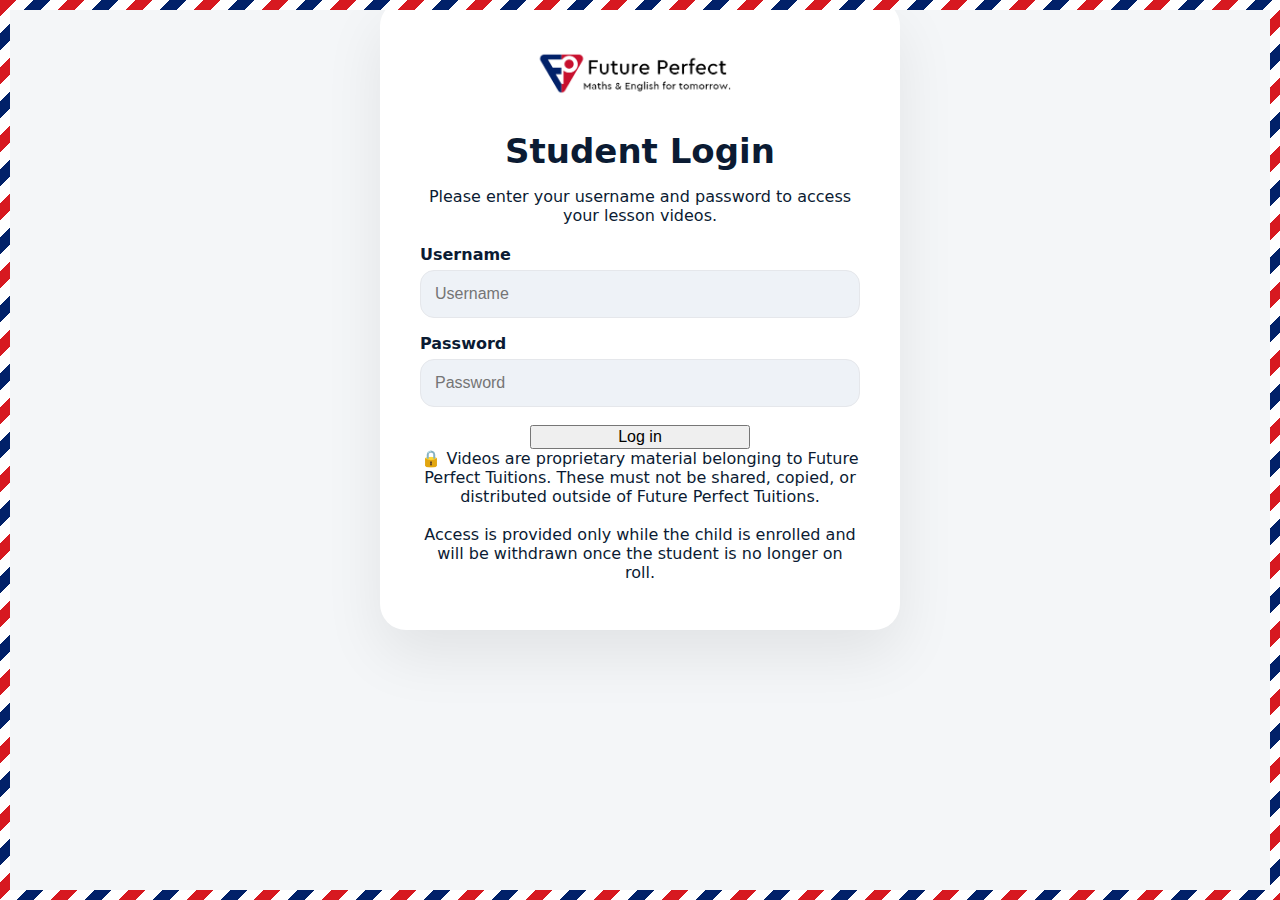
<file: index.html>
<!doctype html>
<html lang="en">
<head>
  <meta charset="utf-8" />
  <meta name="viewport" content="width=device-width,initial-scale=1" />
  <title>Future Perfect – Student Login</title>

  <link rel="stylesheet" href="shared.css" />
</head>

<body>
  <div class="airmail-wrap">
    <div class="airmail-inner">
      <div class="card" style="max-width:520px;margin:auto;text-align:center;">

        <img src="assets/fpt-logo.png" alt="Future Perfect" style="max-width:220px;margin:0 auto 18px;" />

        <h1>Student Login</h1>
        <p class="subhead">
          Please enter your username and password to access your lesson videos.
        </p>

        <div style="margin-top:20px;">
          <label style="display:block;text-align:left;margin-bottom:6px;font-weight:600;">Username</label>
          <input id="user" class="input" placeholder="Username" />
        </div>

        <div style="margin-top:14px;">
          <label style="display:block;text-align:left;margin-bottom:6px;font-weight:600;">Password</label>
          <input id="pass" type="password" class="input" placeholder="Password" />
        </div>

        <button class="btn primary" style="width:220px;margin-top:18px;font-size:16px;" onclick="login()">
          Log in
        </button>

        <div id="error" class="error" style="display:none;">
          Invalid login
        </div>

        <div class="note">
          🔒 Videos are proprietary material belonging to Future Perfect Tuitions.
          These must not be shared, copied, or distributed outside of Future Perfect Tuitions.
          <br><br>
          Access is provided only while the child is enrolled and will be withdrawn once the student is no longer on roll.
        </div>

      </div>
    </div>
  </div>

  <script>
    const WORKER_BASE =
      "https://frosty-rain-828e.futureperfectlessons.workers.dev";

    async function login() {
      const u = document.getElementById("user").value.trim();
      const p = document.getElementById("pass").value.trim();
      const errorEl = document.getElementById("error");

      errorEl.style.display = "none";

      try {
        const res = await fetch(WORKER_BASE + "/login", {
          headers: {
            Authorization: "Basic " + btoa(u + ":" + p)
          }
        });

        if (!res.ok) {
          throw new Error();
        }

        sessionStorage.setItem("fpt_user", u);
        sessionStorage.setItem("fpt_pass", p);

        location.href = "chooser.html";

      } catch {
        errorEl.style.display = "block";
      }
    }
  </script>
</body>
</html>
</file>
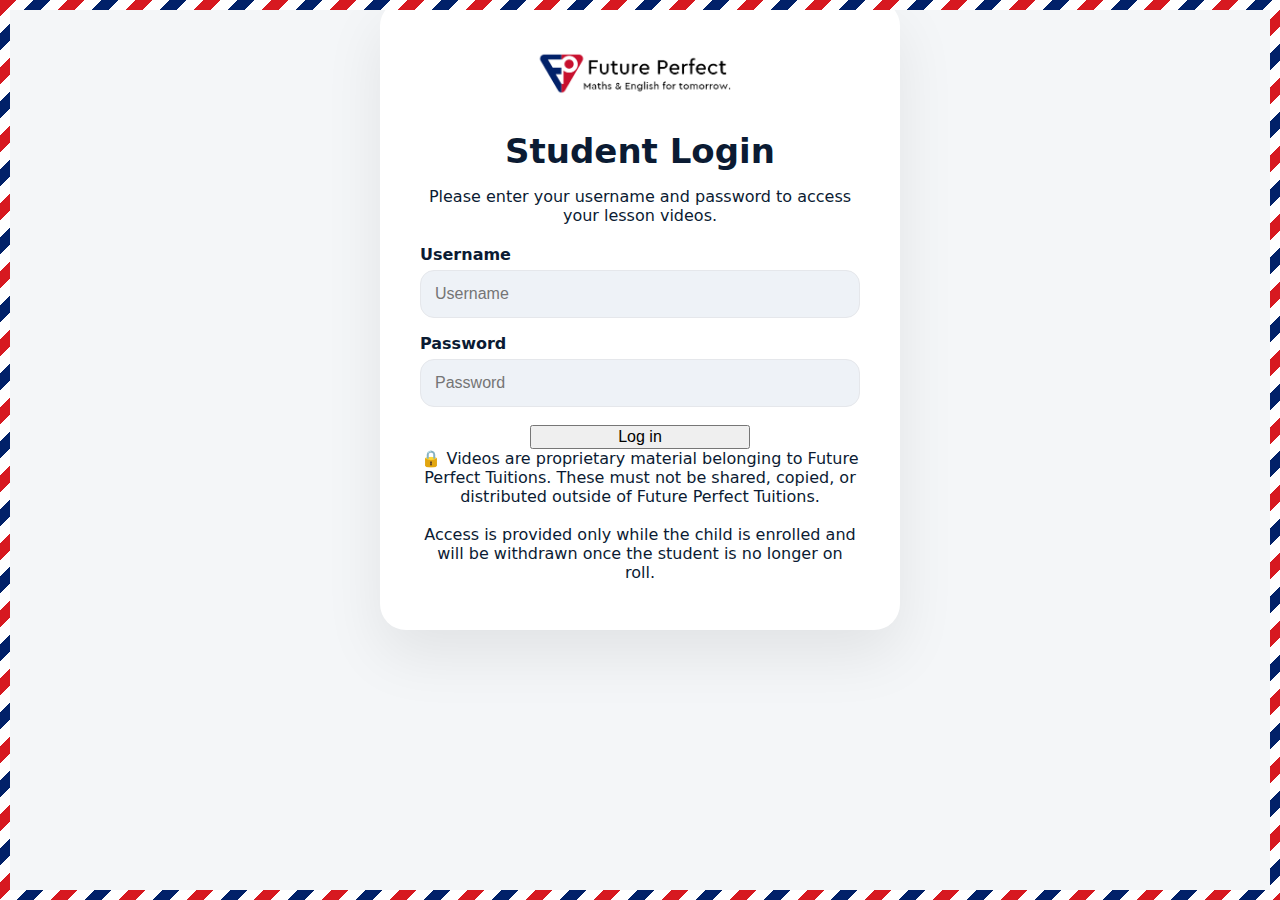
<file: chooser.html>
<!doctype html>
<html lang="en">
<head>
  <meta charset="utf-8" />
  <meta name="viewport" content="width=device-width,initial-scale=1" />
  <title>Select Year</title>

  <!-- Shared styles -->
  <link rel="stylesheet" href="shared.css" />
</head>

<body>
  <div class="card">
    <div class="topbar">
      <h1>Select Year</h1>
      <button class="logout" onclick="logout()">Log out</button>
    </div>

    <div id="years"></div>
    <div id="error" class="error" style="display:none;"></div>
  </div>

  <script>
    const WORKER_BASE = "https://frosty-rain-828e.futureperfectlessons.workers.dev";

    const username = sessionStorage.getItem("fpt_user");
    const password = sessionStorage.getItem("fpt_pass");

    if (!username || !password) {
      location.href = "index.html";
    }

    function authHeader() {
      return "Basic " + btoa(username + ":" + password);
    }

    function logout() {
      sessionStorage.clear();
      location.href = "index.html";
    }

    // Turn Y4M / Y4VR / Y4MAssT1 / Y4M11plus -> Year 4, etc.
    function yearFromBucket(bucket) {
      const m = String(bucket || "").match(/^Y(\d)/);
      return m ? `Y${m[1]}` : null;
    }

    function yearLabel(yCode) {
      const m = String(yCode || "").match(/^Y(\d)$/);
      return m ? `Year ${m[1]}` : yCode;
    }

    async function loadYears() {
      const errorEl = document.getElementById("error");
      const container = document.getElementById("years");

      errorEl.style.display = "none";
      errorEl.textContent = "";
      container.innerHTML = "";

      try {
        const res = await fetch(WORKER_BASE + "/years", {
          headers: { Authorization: authHeader() }
        });

        if (!res.ok) {
          throw new Error("Not authorised or failed to load.");
        }

        const buckets = await res.json();

        const years = [...new Set(
          buckets
            .map(yearFromBucket)
            .filter(Boolean)
        )].sort((a, b) => a.localeCompare(b, undefined, { numeric: true }));

        if (!years.length) {
          container.innerHTML = "<p class='sub' style='text-align:center;margin:0;'>No years available.</p>";
          return;
        }

        years.forEach(y => {
          const a = document.createElement("a");
          a.className = "year";
          a.href = "subject.html?year=" + encodeURIComponent(y);
          a.textContent = yearLabel(y);
          container.appendChild(a);
        });

      } catch (err) {
        errorEl.style.display = "block";
        errorEl.textContent = err.message || "Failed to load.";
      }
    }

    loadYears();
  </script>

  <style>
    /* Page-specific (kept minimal; shared.css does the main styling) */
    .topbar{
      display:flex;
      align-items:center;
      justify-content:space-between;
      gap:16px;
      margin-bottom:18px;
    }
    .logout{
      width:auto;
      padding:10px 14px;
      border-radius:12px;
      font-size:14px;
      line-height:1;
      background: var(--blue);
      color:#fff;
      border:none;
      cursor:pointer;
      font-weight:600;
    }
    .logout:hover{ opacity:.92; }
  </style>
</body>
</html>
</file>
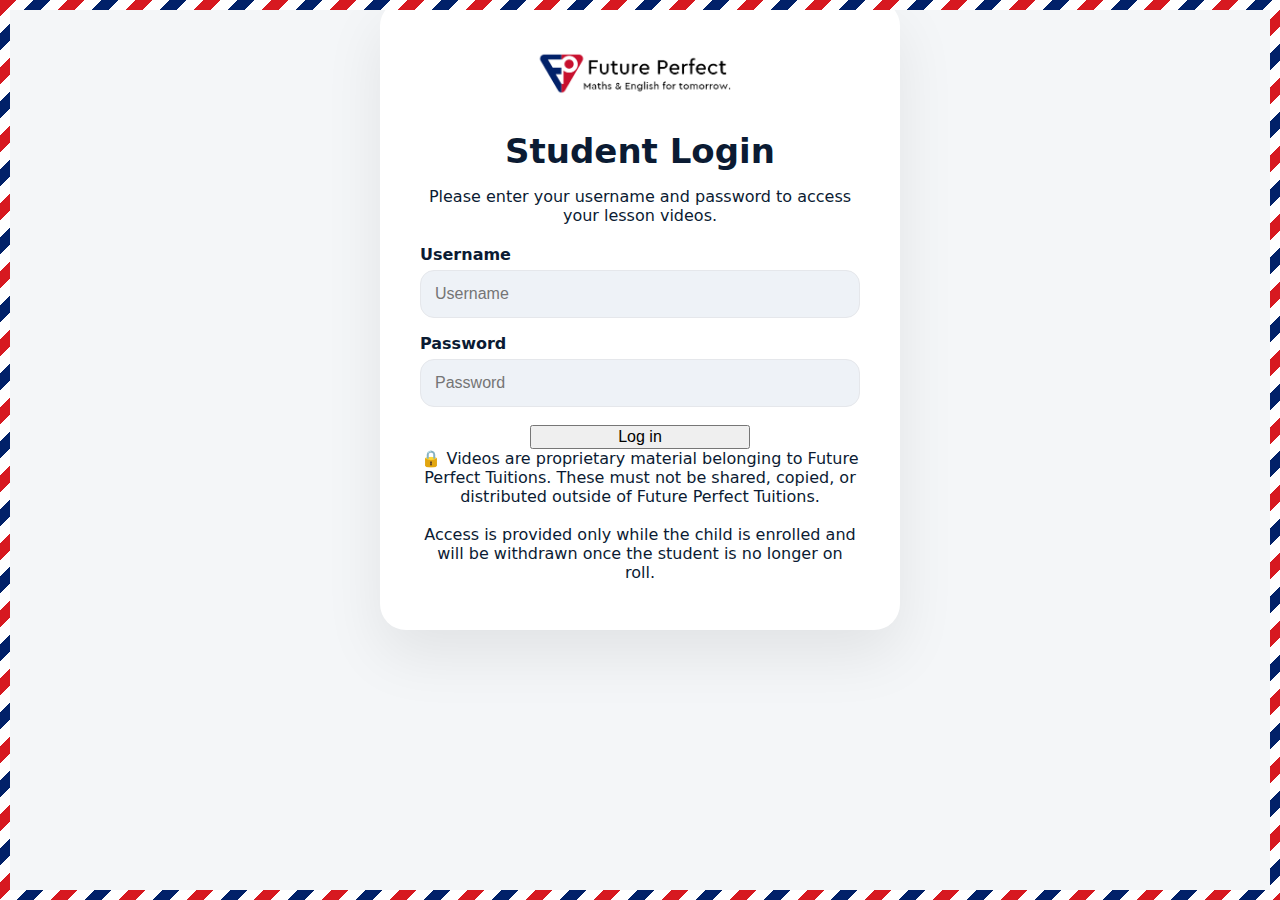
<file: lessons.html>
<!doctype html>
<html lang="en">
<head>
  <meta charset="utf-8" />
  <meta name="viewport" content="width=device-width,initial-scale=1" />
  <title>Lessons</title>
  <link rel="stylesheet" href="shared.css" />
</head>
<body>
  <div class="topbar">
    <img src="assets/fpt-logo.png" class="topbarLogo" alt="Future Perfect Tuitions" />
    <button class="topbarLogout" onclick="logout()">Log out</button>
  </div>

  <main class="appMain">
    <div class="card wide">

      <h1 id="yearHeading" class="yearHeading">Year</h1>

      <div class="centerBlock">
        <div id="title" class="pageHeading">Lessons</div>
        <div id="list"></div>
        <div id="error"></div>
      </div>

      <div class="cardFooter">
        <a id="backBtn" class="btnRed">Back</a>
      </div>

    </div>

    <div id="siteFooter"></div>
  </main>

  <script src="footer.js"></script>

  <script>
    const WORKER_BASE =
      "https://frosty-rain-828e.futureperfectlessons.workers.dev";

    const username = sessionStorage.getItem("fpt_user");
    const password = sessionStorage.getItem("fpt_pass");

    if (!username || !password) {
      location.href = "index.html";
    }

    function authHeader() {
      return "Basic " + btoa(username + ":" + password);
    }

    function logout() {
      sessionStorage.clear();
      location.href = "index.html";
    }

    const params = new URLSearchParams(location.search);
    const year = params.get("year");
    const subject = params.get("subject");
    const type = params.get("type");

    function yearLabel(code) {
      const match = code.match(/^Y(\d)(?:_(11plus))?/);
      if (!match) return code;

      const yearNum = match[1];
      const is11 = match[2];
      return is11 ? ("Year " + yearNum + " 11+") : ("Year " + yearNum);
    }

    document.getElementById("yearHeading").textContent = yearLabel(year);

    document.getElementById("title").textContent =
      (subject === "maths" ? "Maths" : "Verbal Reasoning") +
      " – " +
      (type === "assessments" ? "Assessments" : type === "howto" ? "How-To" : "Lessons");

    document.getElementById("backBtn").href =
      "options.html?year=" +
      encodeURIComponent(year) +
      "&subject=" +
      encodeURIComponent(subject);

    const listEl = document.getElementById("list");
    const errorEl = document.getElementById("error");

    async function loadLessons() {
      try {
        const res = await fetch(
          WORKER_BASE +
          "/lessons?year=" +
          encodeURIComponent(year) +
          "&subject=" +
          encodeURIComponent(subject) +
          "&type=" +
          encodeURIComponent(type),
          { headers: { Authorization: authHeader() } }
        );

        if (!res.ok) throw new Error("Failed to load.");

        const lessons = await res.json();
        listEl.innerHTML = "";

        lessons.forEach(lesson => {
          const div = document.createElement("div");
          div.className = "item";

          const a = document.createElement("a");
         a.href = "https://screenpal.com/watch/" + encodeURIComponent(lesson.sp);
          a.textContent = lesson.title;

          div.appendChild(a);
          listEl.appendChild(div);
        });

      } catch (err) {
        errorEl.className = "error";
        errorEl.textContent = err.message;
      }
    }

    loadLessons();
  </script>
</body>
</html>
</file>
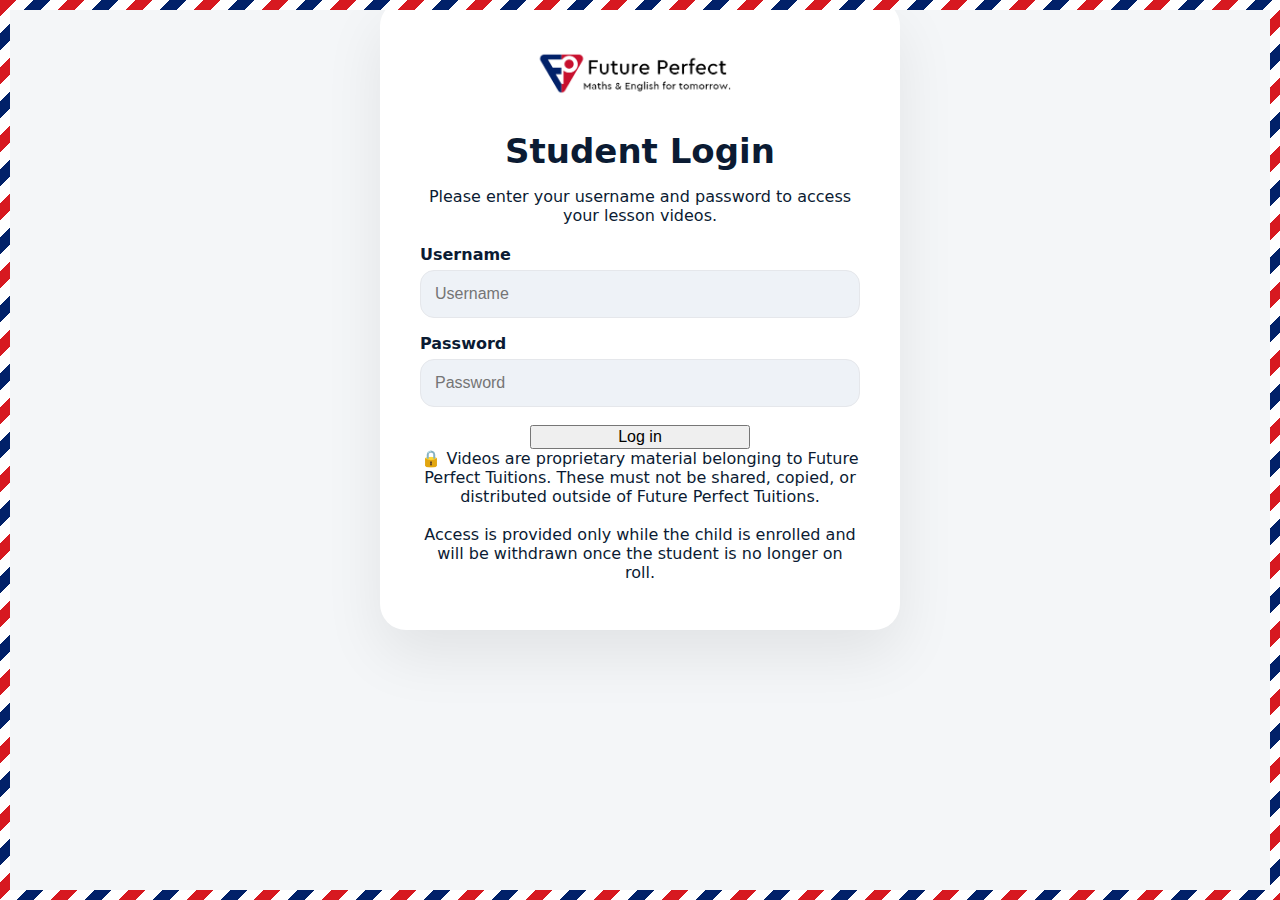
<file: options.html>
<!doctype html>
<html lang="en">
<head>
  <meta charset="utf-8" />
  <meta name="viewport" content="width=device-width,initial-scale=1" />
  <title>Options</title>
  <link rel="stylesheet" href="shared.css" />
</head>
<body>
  <div class="topbar">
    <img src="assets/fpt-logo.png" class="topbarLogo" alt="Future Perfect Tuitions" />
    <button class="topbarLogout" onclick="logout()">Log out</button>
  </div>

  <main class="appMain">
    <div class="card wide">

      <h1 id="yearHeading" class="yearHeading">Year</h1>

      <div class="centerBlock">
        <div id="title" class="pageHeading">Options</div>
        <div id="options" class="choices"></div>
      </div>

      <div class="cardFooter">
        <a id="backBtn" class="btnRed">Back</a>
      </div>

    </div>

    <div id="siteFooter"></div>
  </main>

  <script src="footer.js"></script>

  <script>
    const params = new URLSearchParams(location.search);
    const year = params.get("year");
    const subject = params.get("subject");

    if (!sessionStorage.getItem("fpt_user") || !sessionStorage.getItem("fpt_pass")) {
      location.href = "index.html";
    }

    function logout() {
      sessionStorage.clear();
      location.href = "index.html";
    }

    function yearLabel(code) {
      const match = code.match(/^Y(\d)(?:_(11plus))?/);
      if (!match) return code;

      const yearNum = match[1];
      const is11 = match[2];
      return is11 ? ("Year " + yearNum + " 11+") : ("Year " + yearNum);
    }

    document.getElementById("yearHeading").textContent = yearLabel(year);

    document.getElementById("title").textContent =
      (subject === "maths" ? "Maths" : "Verbal Reasoning");

    document.getElementById("backBtn").href =
      "subject.html?year=" + encodeURIComponent(year);

    const container = document.getElementById("options");

    function addOption(label, type) {
      const a = document.createElement("a");
      a.className = "subject";
      a.href =
        "lessons.html?year=" +
        encodeURIComponent(year) +
        "&subject=" +
        encodeURIComponent(subject) +
        "&type=" +
        encodeURIComponent(type);
      a.textContent = label;
      container.appendChild(a);
    }

    if (subject === "maths") {
      addOption("Lessons", "lessons");
      addOption("Assessments", "assessments");
    } else if (subject === "vr") {
      addOption("Lessons", "lessons");
      addOption("How-To", "howto");
    }
  </script>
</body>
</html>
</file>
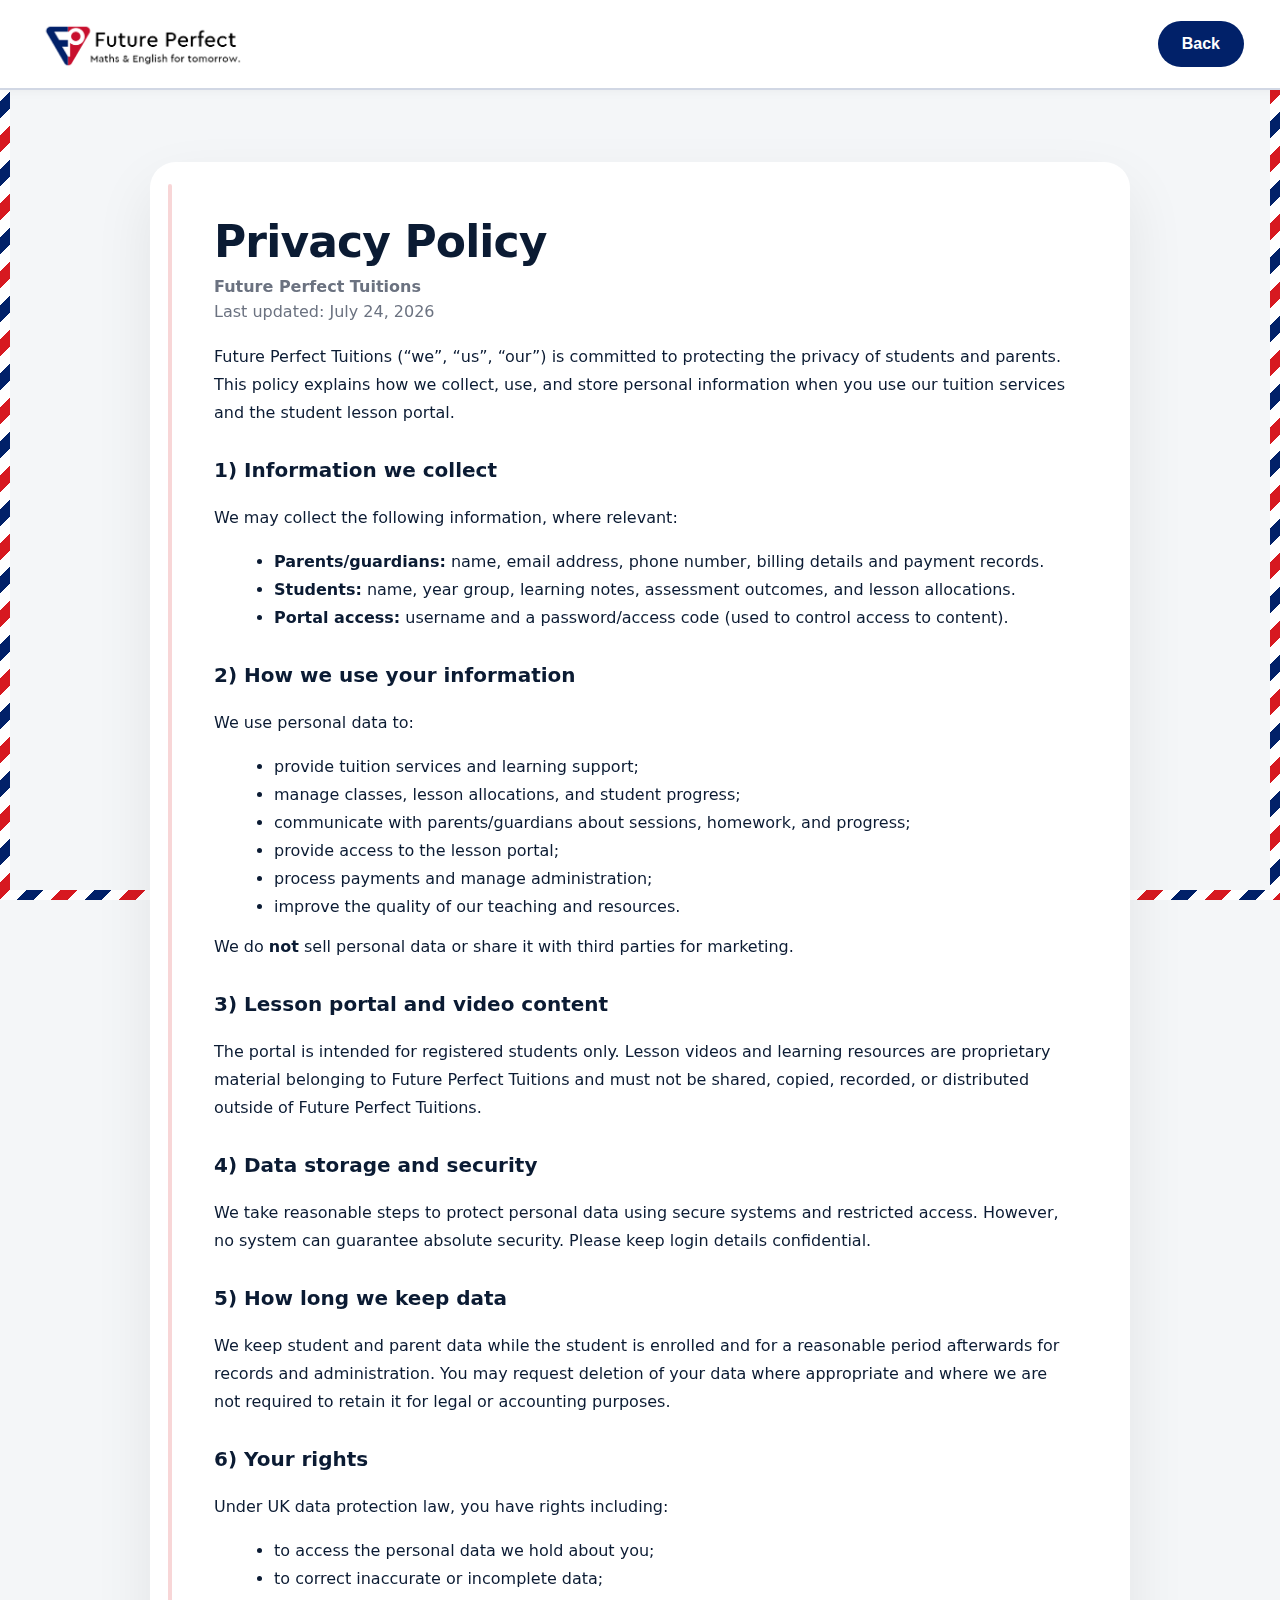
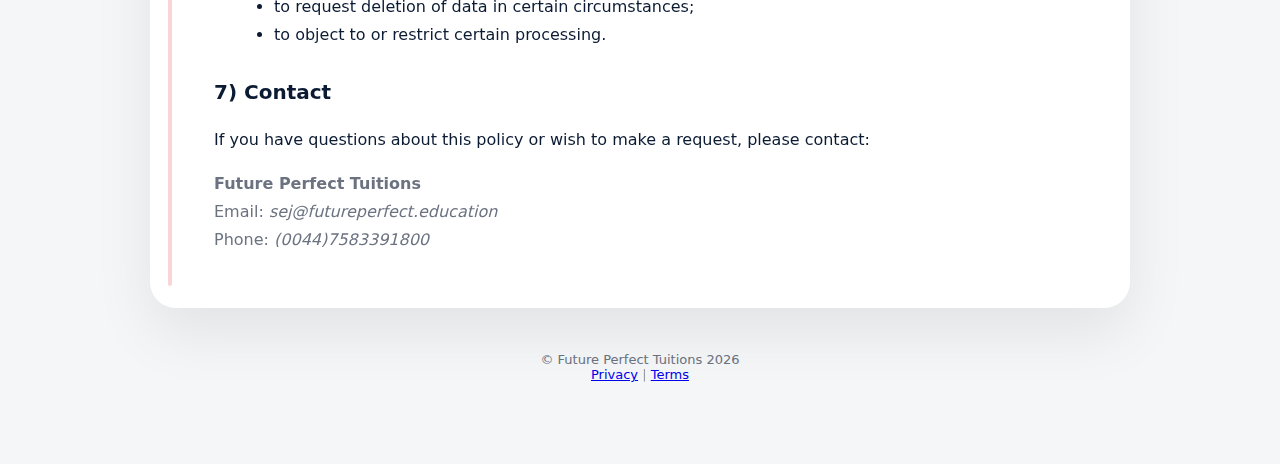
<file: privacy.html>
<!-- privacy.html -->
<!doctype html>
<html lang="en">
<head>
  <meta charset="utf-8" />
  <meta name="viewport" content="width=device-width,initial-scale=1" />
  <title>Privacy | Future Perfect Tuitions</title>
  <link rel="stylesheet" href="shared.css" />
</head>
<body>
  <div class="topbar">
    <img src="assets/fpt-logo.png" class="topbarLogo" alt="Future Perfect Tuitions" />
    <button class="topbarLogout" type="button" onclick="goBack()">Back</button>
  </div>

  <main class="appMain">
    <div class="card wide">
      <h1 class="yearHeading">Privacy Policy</h1>
      <div style="margin-top:10px; color:var(--muted); font-weight:700;">Future Perfect Tuitions</div>
      <div style="margin-top:6px; color:var(--muted);">Last updated: <span id="lastUpdated"></span></div>

      <div style="margin-top:22px; line-height:1.75; color:var(--text);">
        <p>
          Future Perfect Tuitions (“we”, “us”, “our”) is committed to protecting the privacy of students and parents.
          This policy explains how we collect, use, and store personal information when you use our tuition services
          and the student lesson portal.
        </p>

        <h2 style="margin:26px 0 10px; font-size:20px;">1) Information we collect</h2>
        <p>We may collect the following information, where relevant:</p>
        <ul style="margin:10px 0 0 20px;">
          <li><strong>Parents/guardians:</strong> name, email address, phone number, billing details and payment records.</li>
          <li><strong>Students:</strong> name, year group, learning notes, assessment outcomes, and lesson allocations.</li>
          <li><strong>Portal access:</strong> username and a password/access code (used to control access to content).</li>
        </ul>

        <h2 style="margin:26px 0 10px; font-size:20px;">2) How we use your information</h2>
        <p>We use personal data to:</p>
        <ul style="margin:10px 0 0 20px;">
          <li>provide tuition services and learning support;</li>
          <li>manage classes, lesson allocations, and student progress;</li>
          <li>communicate with parents/guardians about sessions, homework, and progress;</li>
          <li>provide access to the lesson portal;</li>
          <li>process payments and manage administration;</li>
          <li>improve the quality of our teaching and resources.</li>
        </ul>
        <p style="margin-top:12px;">
          We do <strong>not</strong> sell personal data or share it with third parties for marketing.
        </p>

        <h2 style="margin:26px 0 10px; font-size:20px;">3) Lesson portal and video content</h2>
        <p>
          The portal is intended for registered students only. Lesson videos and learning resources are proprietary material
          belonging to Future Perfect Tuitions and must not be shared, copied, recorded, or distributed outside of Future Perfect Tuitions.
        </p>

        <h2 style="margin:26px 0 10px; font-size:20px;">4) Data storage and security</h2>
        <p>
          We take reasonable steps to protect personal data using secure systems and restricted access. However, no system can
          guarantee absolute security. Please keep login details confidential.
        </p>

        <h2 style="margin:26px 0 10px; font-size:20px;">5) How long we keep data</h2>
        <p>
          We keep student and parent data while the student is enrolled and for a reasonable period afterwards for records and administration.
          You may request deletion of your data where appropriate and where we are not required to retain it for legal or accounting purposes.
        </p>

        <h2 style="margin:26px 0 10px; font-size:20px;">6) Your rights</h2>
        <p>Under UK data protection law, you have rights including:</p>
        <ul style="margin:10px 0 0 20px;">
          <li>to access the personal data we hold about you;</li>
          <li>to correct inaccurate or incomplete data;</li>
          <li>to request deletion of data in certain circumstances;</li>
          <li>to object to or restrict certain processing.</li>
        </ul>

        <h2 style="margin:26px 0 10px; font-size:20px;">7) Contact</h2>
        <p>
          If you have questions about this policy or wish to make a request, please contact:
        </p>
        <p style="margin:10px 0 0; color:var(--muted);">
          <strong>Future Perfect Tuitions</strong><br />
          Email: <em>sej@futureperfect.education</em><br />
          Phone: <em>(0044)7583391800</em>
        </p>
      </div>
    </div>

    <div id="siteFooter"></div>
  </main>

  <script src="footer.js"></script>
  <script>
    function goBack(){
      history.length > 1 ? history.back() : (location.href = "index.html");
    }
    // optional: show a friendly date without needing manual updates
    document.getElementById("lastUpdated").textContent =
      new Date().toLocaleDateString(undefined, { year: "numeric", month: "long", day: "numeric" });
  </script>
</body>
</html>
</file>
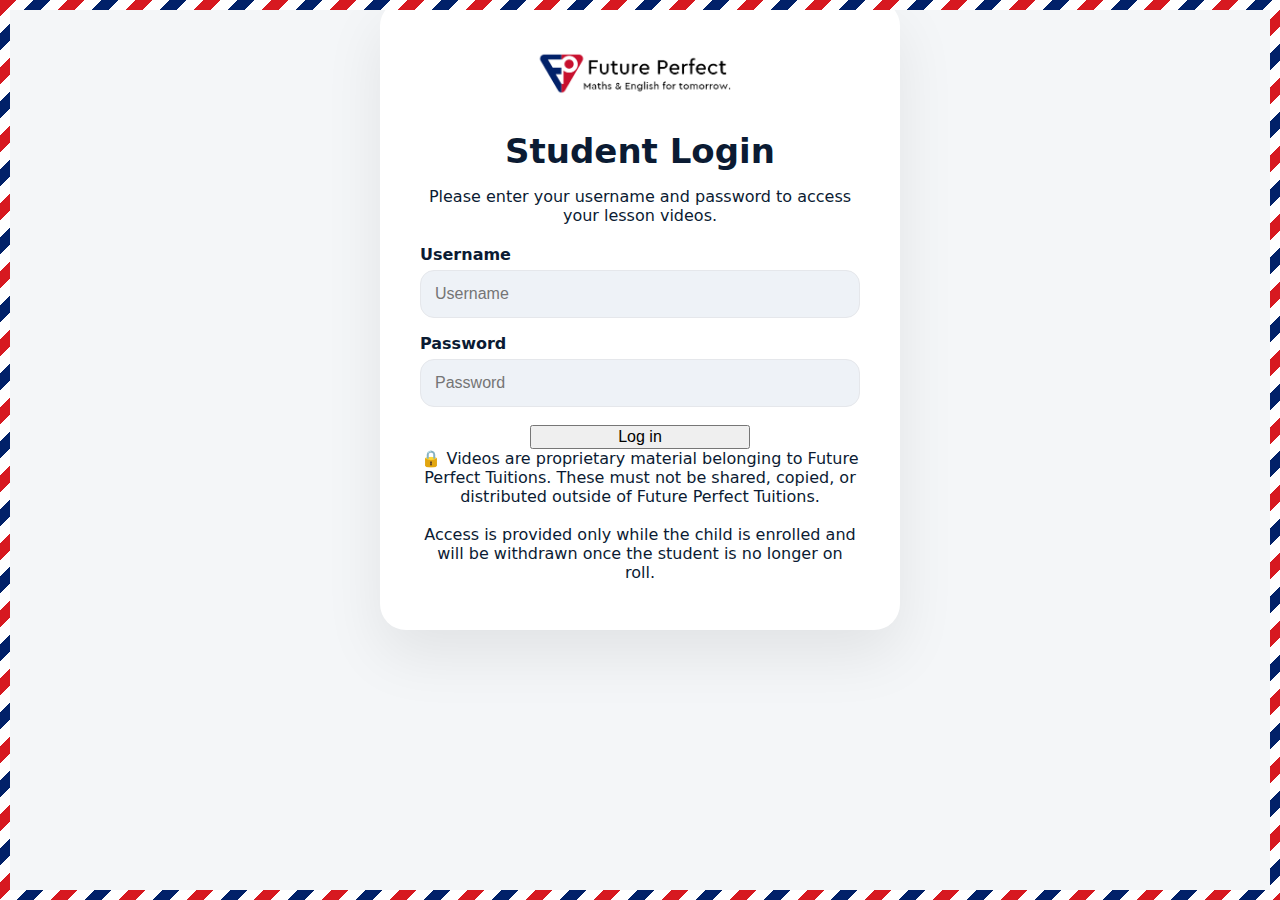
<file: subject.html>
<!doctype html>
<html lang="en">
<head>
  <meta charset="utf-8" />
  <meta name="viewport" content="width=device-width,initial-scale=1" />
  <title>Future Perfect – Choose Subject</title>

  <style>
    :root{
      --red:#d71920;
      --blue:#0b2a6f;
      --border:#e5e5e5;
      --text:#111;
      --muted:#666;
    }
    *{ box-sizing:border-box; }
    body{
      margin:0;
      padding:24px;
      font-family:"Segoe UI",Arial,sans-serif;
      background:#fff;
      color:var(--text);
    }
    .frame{
      max-width:1000px;
      margin:0 auto;
      padding:10px;
      border-radius:22px;
      background:repeating-linear-gradient(
        45deg,
        var(--red) 0 14px,
        #fff 14px 28px,
        var(--blue) 28px 42px,
        #fff 42px 56px
      );
    }
    .panel{
      background:#fff;
      border-radius:16px;
      padding:18px;
      border:1px solid var(--border);
    }
    .top{
      display:flex;
      justify-content:space-between;
      align-items:center;
      gap:14px;
      margin-bottom:12px;
    }
    .logo{ height:46px; }
    h1{ margin:0; font-size:22px; }
    .muted{
      color:var(--muted);
      font-size:14px;
      margin-top:4px;
    }
    .actionRow{
      display:flex;
      justify-content:space-between;
      align-items:center;
      gap:10px;
      margin:10px 0 18px 0;
      flex-wrap:wrap;
    }
    .btnSmall{
      padding:10px 14px;
      border-radius:12px;
      border:1px solid var(--border);
      background:#fff;
      color:var(--text);
      font-weight:700;
      cursor:pointer;
      text-decoration:none;
      display:inline-flex;
      align-items:center;
      gap:8px;
    }
    .btnSmall.primary{
      background:var(--blue);
      color:#fff;
      border-color:transparent;
    }
    .grid{
      display:grid;
      grid-template-columns:repeat(auto-fit,minmax(220px,1fr));
      gap:12px;
      margin-top:10px;
    }
    .btn{
      padding:16px;
      border-radius:14px;
      border:1px solid var(--border);
      background:#fff;
      text-align:center;
      font-weight:800;
      text-decoration:none;
      color:var(--text);
      cursor:pointer;
    }
    .btn.primary{
      background:var(--blue);
      color:#fff;
      border-color:transparent;
    }
    .notice{
      margin-top:18px;
      font-size:12px;
      color:var(--muted);
      text-align:center;
      line-height:1.4;
    }
  </style>
</head>

<body>
  <div class="frame">
    <div class="panel">

      <div class="top">
        <div>
          <h1 id="h1">Choose a subject</h1>
          <div class="muted" id="sub">Loading…</div>
        </div>
        <img src="assets/fpt-logo.png" class="logo" alt="Future Perfect Tuitions">
      </div>

      <div class="actionRow">
        <a class="btnSmall" href="chooser.html">← Change year</a>
        <button id="logoutBtn" class="btnSmall primary" type="button">Log out</button>
      </div>

      <div class="grid">
        <a id="mathsBtn" class="btn primary" href="#">Maths</a>
        <a id="vrBtn" class="btn" href="#">Verbal Reasoning</a>
      </div>

      <div class="notice">
        🔒 Videos are proprietary material belonging to Future Perfect Tuitions.
        These must not be shared, copied, or distributed outside of Future Perfect Tuitions.
        <br><br>
        Access is provided only while the child is enrolled and will be withdrawn once the student is no longer on roll.
      </div>

    </div>
  </div>

<script>
  const API = "https://frosty-rain-828e.futureperfectlessons.workers.dev";

  const qs = new URLSearchParams(location.search);
  const year = (qs.get("year") || "").trim();

  function logout(){
    sessionStorage.removeItem("fpt_u");
    sessionStorage.removeItem("fpt_p");
    location.href = "index.html";
  }

  function getAuth(){
    const u = sessionStorage.getItem("fpt_u");
    const p = sessionStorage.getItem("fpt_p");
    if(!u || !p) return null;
    return { header: "Basic " + btoa(u + ":" + p) };
  }

  function yearLabelToFull(y){
    const m = /^Y(\d+)$/.exec(y);
    return m ? `Year ${m[1]}` : y;
  }

  async function run(){
    const auth = getAuth();
    if(!auth){ location.href = "index.html"; return; }

    document.getElementById("logoutBtn").onclick = logout;

    if(!year){
      document.getElementById("sub").textContent = "Missing year. Please go back and choose a year.";
      document.getElementById("mathsBtn").style.pointerEvents = "none";
      document.getElementById("vrBtn").style.pointerEvents = "none";
      return;
    }

    // Friendly greeting
    const meRes = await fetch(`${API}/me`, { headers:{ Authorization: auth.header } });
    if(!meRes.ok){ logout(); return; }
    const me = await meRes.json();

    document.getElementById("sub").textContent =
      `Hi ${me.name}, for ${yearLabelToFull(year)} what would you like to study?`;

    // Maths: go straight to lessons for that year
    document.getElementById("mathsBtn").href =
      `lessons.html?year=${encodeURIComponent(year)}&mode=maths`;

    // VR: go to a VR branch chooser (we'll reuse chooser.html in VR mode)
    // Here "year" is the child's school year, but VR content has HowTo/Y4/Y5 branches.
    // We pass baseYear so VR page can show a nice subtitle if you want.
    document.getElementById("vrBtn").href =
      `chooser.html?mode=vr&baseYear=${encodeURIComponent(year)}`;
  }

  run();
</script>
</body>
</html>
</file>
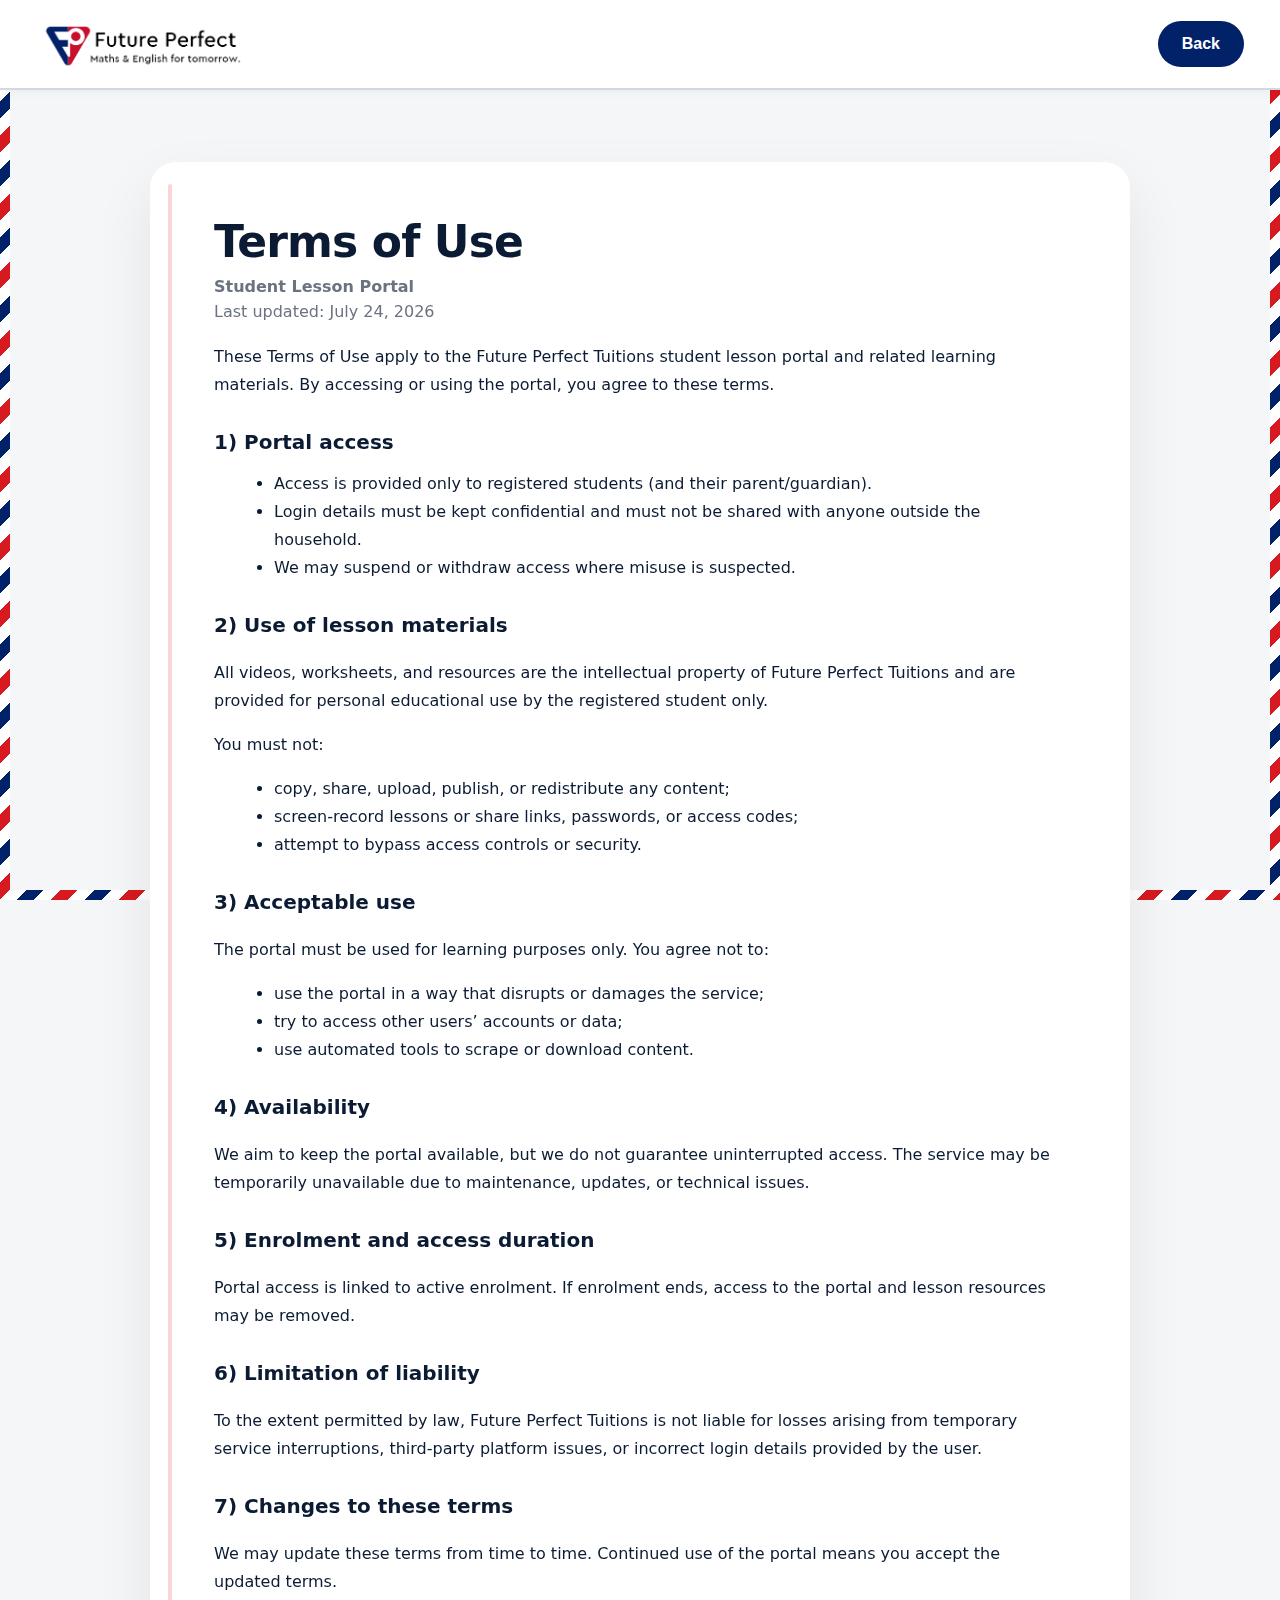
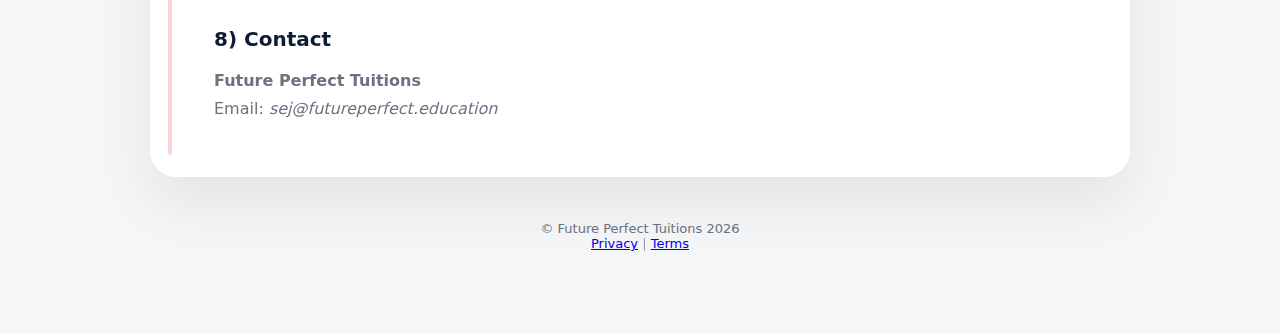
<file: terms.html>
<!-- terms.html -->
<!doctype html>
<html lang="en">
<head>
  <meta charset="utf-8" />
  <meta name="viewport" content="width=device-width,initial-scale=1" />
  <title>Terms | Future Perfect Tuitions</title>
  <link rel="stylesheet" href="shared.css" />
</head>
<body>
  <div class="topbar">
    <img src="assets/fpt-logo.png" class="topbarLogo" alt="Future Perfect Tuitions" />
    <button class="topbarLogout" type="button" onclick="goBack()">Back</button>
  </div>

  <main class="appMain">
    <div class="card wide">
      <h1 class="yearHeading">Terms of Use</h1>
      <div style="margin-top:10px; color:var(--muted); font-weight:700;">Student Lesson Portal</div>
      <div style="margin-top:6px; color:var(--muted);">Last updated: <span id="lastUpdated"></span></div>

      <div style="margin-top:22px; line-height:1.75; color:var(--text);">
        <p>
          These Terms of Use apply to the Future Perfect Tuitions student lesson portal and related learning materials.
          By accessing or using the portal, you agree to these terms.
        </p>

        <h2 style="margin:26px 0 10px; font-size:20px;">1) Portal access</h2>
        <ul style="margin:10px 0 0 20px;">
          <li>Access is provided only to registered students (and their parent/guardian).</li>
          <li>Login details must be kept confidential and must not be shared with anyone outside the household.</li>
          <li>We may suspend or withdraw access where misuse is suspected.</li>
        </ul>

        <h2 style="margin:26px 0 10px; font-size:20px;">2) Use of lesson materials</h2>
        <p>
          All videos, worksheets, and resources are the intellectual property of Future Perfect Tuitions and are provided for
          personal educational use by the registered student only.
        </p>
        <p style="margin-top:12px;">
          You must not:
        </p>
        <ul style="margin:10px 0 0 20px;">
          <li>copy, share, upload, publish, or redistribute any content;</li>
          <li>screen-record lessons or share links, passwords, or access codes;</li>
          <li>attempt to bypass access controls or security.</li>
        </ul>

        <h2 style="margin:26px 0 10px; font-size:20px;">3) Acceptable use</h2>
        <p>The portal must be used for learning purposes only. You agree not to:</p>
        <ul style="margin:10px 0 0 20px;">
          <li>use the portal in a way that disrupts or damages the service;</li>
          <li>try to access other users’ accounts or data;</li>
          <li>use automated tools to scrape or download content.</li>
        </ul>

        <h2 style="margin:26px 0 10px; font-size:20px;">4) Availability</h2>
        <p>
          We aim to keep the portal available, but we do not guarantee uninterrupted access. The service may be temporarily
          unavailable due to maintenance, updates, or technical issues.
        </p>

        <h2 style="margin:26px 0 10px; font-size:20px;">5) Enrolment and access duration</h2>
        <p>
          Portal access is linked to active enrolment. If enrolment ends, access to the portal and lesson resources may be removed.
        </p>

        <h2 style="margin:26px 0 10px; font-size:20px;">6) Limitation of liability</h2>
        <p>
          To the extent permitted by law, Future Perfect Tuitions is not liable for losses arising from temporary service interruptions,
          third-party platform issues, or incorrect login details provided by the user.
        </p>

        <h2 style="margin:26px 0 10px; font-size:20px;">7) Changes to these terms</h2>
        <p>
          We may update these terms from time to time. Continued use of the portal means you accept the updated terms.
        </p>

        <h2 style="margin:26px 0 10px; font-size:20px;">8) Contact</h2>
        <p style="margin:10px 0 0; color:var(--muted);">
          <strong>Future Perfect Tuitions</strong><br />
          Email: <em>sej@futureperfect.education</em>
        </p>
      </div>
    </div>

    <div id="siteFooter"></div>
  </main>

  <script src="footer.js"></script>
  <script>
    function goBack(){
      history.length > 1 ? history.back() : (location.href = "index.html");
    }
    document.getElementById("lastUpdated").textContent =
      new Date().toLocaleDateString(undefined, { year: "numeric", month: "long", day: "numeric" });
  </script>
</body>
</html>
</file>
<file: shared.css>
:root{
  --red:#D71920;       /* FPT logo red */
  --blue:#012169;      /* FPT navy */
  --bg:#f4f6f8;
  --card:#ffffff;
  --text:#0b1b33;
  --muted:#6b7280;
}
.topbarLogoLink {
  display: flex;
  align-items: center;
  text-decoration: none;
}
/* Reset */
*{ box-sizing:border-box; }

body{
  margin:0;
  font-family:system-ui,-apple-system,Segoe UI,Roboto,Helvetica,Arial,sans-serif;
  color:var(--text);
  background:var(--bg);
}

/* =========================
   Thin Airmail Border
   ========================= */
body::before{
  content:"";
  position:fixed;
  inset:0;
  pointer-events:none;
  padding:10px;

  background:
    repeating-linear-gradient(
      135deg,
      var(--red) 0px,
      var(--red) 12px,
      white 12px,
      white 24px,
      var(--blue) 24px,
      var(--blue) 36px,
      white 36px,
      white 48px
    );

  -webkit-mask:
    linear-gradient(#000 0 0) content-box,
    linear-gradient(#000 0 0);
  -webkit-mask-composite:xor;
  mask-composite:exclude;
}

/* =========================
   App Shell
   ========================= */
.appMain{
  max-width:1200px;
  margin:0 auto;
  padding:28px 26px 60px;
}

/* =========================
   Top bar (white band)
   ========================= */
.topbar{
  width:100%;
  height:90px;
  background:#fff;

  display:flex;
  align-items:center;
  justify-content:space-between;

  padding:0 36px;

  /* subtle brand divider */
  border-bottom:2px solid rgba(1,33,105,0.18);
  box-shadow:0 2px 10px rgba(0,0,0,0.04);

  position:sticky;
  top:0;
  z-index:50;
}

/* Logo (slightly bigger) + optical tweak */
.topbarLogo{
  height:52px;
  width:auto;
  display:block;
  object-fit:contain;
  transform:translateY(2px);
}

/* Logout pill */
.topbarLogout{
  height:46px;
  padding:0 24px;
  border:none;
  cursor:pointer;

  background:var(--blue);
  color:#fff;
  font-weight:700;
  font-size:16px;
  border-radius:999px;

  display:flex;
  align-items:center;
  line-height:1;
}

/* =========================
   Cards
   ========================= */
.card{
  max-width:620px;
  margin:44px auto 0;
  padding:48px 40px;
  background:var(--card);
  border-radius:26px;
  box-shadow:0 25px 60px rgba(0,0,0,0.08);
  text-align:center;
}

.card.wide{
  max-width:980px;
  padding:54px 64px;
  text-align:left;
  position:relative;
}

/* subtle red accent stripe inside wide cards */
.card.wide::before{
  content:"";
  position:absolute;
  left:18px;
  top:22px;
  bottom:22px;
  width:4px;
  border-radius:999px;
  background:rgba(215,25,32,0.18);
}

/* =========================
   Index page logo
   ========================= */
.header{
  text-align:center;
  margin-bottom:10px;
}

.logo{
  height:72px;
  width:auto;
  max-width:100%;
  display:block;
  margin:0 auto 18px;
  object-fit:contain;
}

/* =========================
   Typography
   ========================= */
h1{
  margin:10px 0 10px;
  font-size:34px;
}

.sub{
  color:var(--muted);
  margin-bottom:28px;
}

.yearHeading{
  margin:0;
  font-size:44px;
  font-weight:800;
  letter-spacing:-0.02em;
}

.centerBlock{
  text-align:center;
  margin-top:18px;
}

.pageHeading{
  margin:10px 0 18px;
  font-size:30px;
  font-weight:800;
  letter-spacing:-0.01em;
  text-align:center;
  position:relative;
  display:inline-block;
}

/* subtle red underline for page heading */
.pageHeading::after{
  content:"";
  display:block;
  height:3px;
  width:46%;
  margin:10px auto 0;
  border-radius:999px;
  background:rgba(215,25,32,0.22);
}

/* =========================
   Forms
   ========================= */
.form{
  text-align:left;
  margin-top:20px;
}

label{
  display:block;
  font-weight:600;
  margin:16px 0 6px;
}

input{
  width:100%;
  padding:14px;
  border-radius:14px;
  border:1px solid #e5e7eb;
  background:#eef2f7;
  font-size:16px;
}

/* login button */
.form button{
  width:100%;
  margin-top:22px;
  padding:14px;
  border-radius:14px;
  border:none;
  background:var(--blue);
  color:white;
  font-size:17px;
  font-weight:700;
  cursor:pointer;
}

/* =========================
   Error + footer text
   ========================= */
.error{
  margin-top:16px;
  padding:14px;
  background:#ffe3e3;
  color:#7a0000;
  border-radius:12px;
  text-align:center;
}

.footer{
  margin-top:28px;
  font-size:14px;
  color:var(--muted);
  line-height:1.5;
}

/* =========================
   Buttons / choice tiles
   ========================= */
.year,
.subject{
  display:block;
  padding:16px;
  margin:12px 0;
  border-radius:14px;
  background:var(--blue);
  color:white;
  text-align:center;
  text-decoration:none;
  font-size:16px;
  font-weight:800;
}

.choices{
  display:flex;
  flex-direction:column;
  align-items:center;
}

.choices .subject,
.choices .year{
  width:min(720px, 90%);
  padding:18px 16px;
}

/* =========================
   Bottom-right action row
   ========================= */
.cardFooter{
  display:flex;
  justify-content:flex-end;
  margin-top:42px;
}
/* =========================
   Bottom-right red Back button
   ========================= */
.btnRed {
  display: inline-block;
  background: var(--red);
  color: #fff;
  text-decoration: none;
  font-weight: 700;
  padding: 12px 26px;
  border-radius: 14px;
  transition: transform 0.08s ease, box-shadow 0.15s ease;
}

.btnRed:hover {
  box-shadow: 0 0 0 4px rgba(1, 33, 105, 0.15);
}

.btnRed:active {
  transform: translateY(1px);
  box-shadow: none;
}
/* =========================
   Lessons list styling
   ========================= */
#list{
  width:min(760px, 92%);
  margin:0 auto;
  text-align:left;
}

.item{
  background:#fff;
  border:1px solid rgba(0,0,0,0.06);
  border-radius:14px;
  padding:14px 16px;
  margin:10px 0;
  box-shadow:0 8px 22px rgba(0,0,0,0.06);
}

.item a{
  color:var(--blue);
  text-decoration:none;
  font-weight:800;
}

.item a:hover{
  text-decoration:underline;
}

/* =========================
   Interactions: hover glow + press
   ========================= */
.year,
.subject,
.topbarLogout,
.btnRed,
.form button{
  transition: transform 120ms ease, box-shadow 160ms ease, filter 160ms ease, opacity 160ms ease;
}

.year:hover,
.subject:hover,
.topbarLogout:hover,
.btnRed:hover,
.form button:hover{
  box-shadow:0 10px 24px rgba(1,33,105,0.20);
  transform:translateY(-1px);
}

.year:active,
.subject:active,
.topbarLogout:active,
.btnRed:active,
.form button:active{
  transform:translateY(0px) scale(0.985);
  box-shadow:0 6px 14px rgba(0,0,0,0.10);
}
/* =========================
   Global footer (portal style)
   ========================= */
#siteFooter{
  margin-top: 28px;
  padding: 16px 16px 22px;
  text-align: center;
  color: var(--muted);
  font-size: 13px;
}

.siteFooterRow{
  display: inline-flex;
  gap: 10px;
  justify-content: center;
  align-items: center;
  flex-wrap: wrap;
  font-weight: 700;
  opacity: 0.9;
}

.siteFooterRow a{
  color: var(--muted);
  text-decoration: none;
  font-weight: 700;
}

.siteFooterRow a:hover{
  color: var(--blue);
  text-decoration: underline;
}

.footerSep{
  opacity: 0.7;
}

/* =========================
   Compact layout for login page
   ========================= */
body.loginPage .card {
  margin: 40px auto;
  padding: 36px 36px;
}

body.loginPage h1 {
  font-size: 30px;
  margin: 6px 0 6px;
}

body.loginPage .sub {
  margin-bottom: 18px;
}

body.loginPage .logo {
  height: 40px;
  margin-bottom: 12px;
}

body.loginPage input {
  padding: 12px;
}

body.loginPage .form button {
  margin-top: 18px;
  padding: 12px;
}

body.loginPage .footer {
  margin-top: 18px;
  font-size: 13px;
  line-height: 1.4;
}
/* =========================
   Subtle entrance animation (login only)
   ========================= */
@keyframes fptFadeUp {
  from { opacity: 0; transform: translateY(10px); }
  to   { opacity: 1; transform: translateY(0); }
}

body.loginPage .card {
  animation: fptFadeUp 420ms ease-out both;
}
@media (prefers-reduced-motion: reduce) {
  body.loginPage .card { animation: none; }
}
</file>
